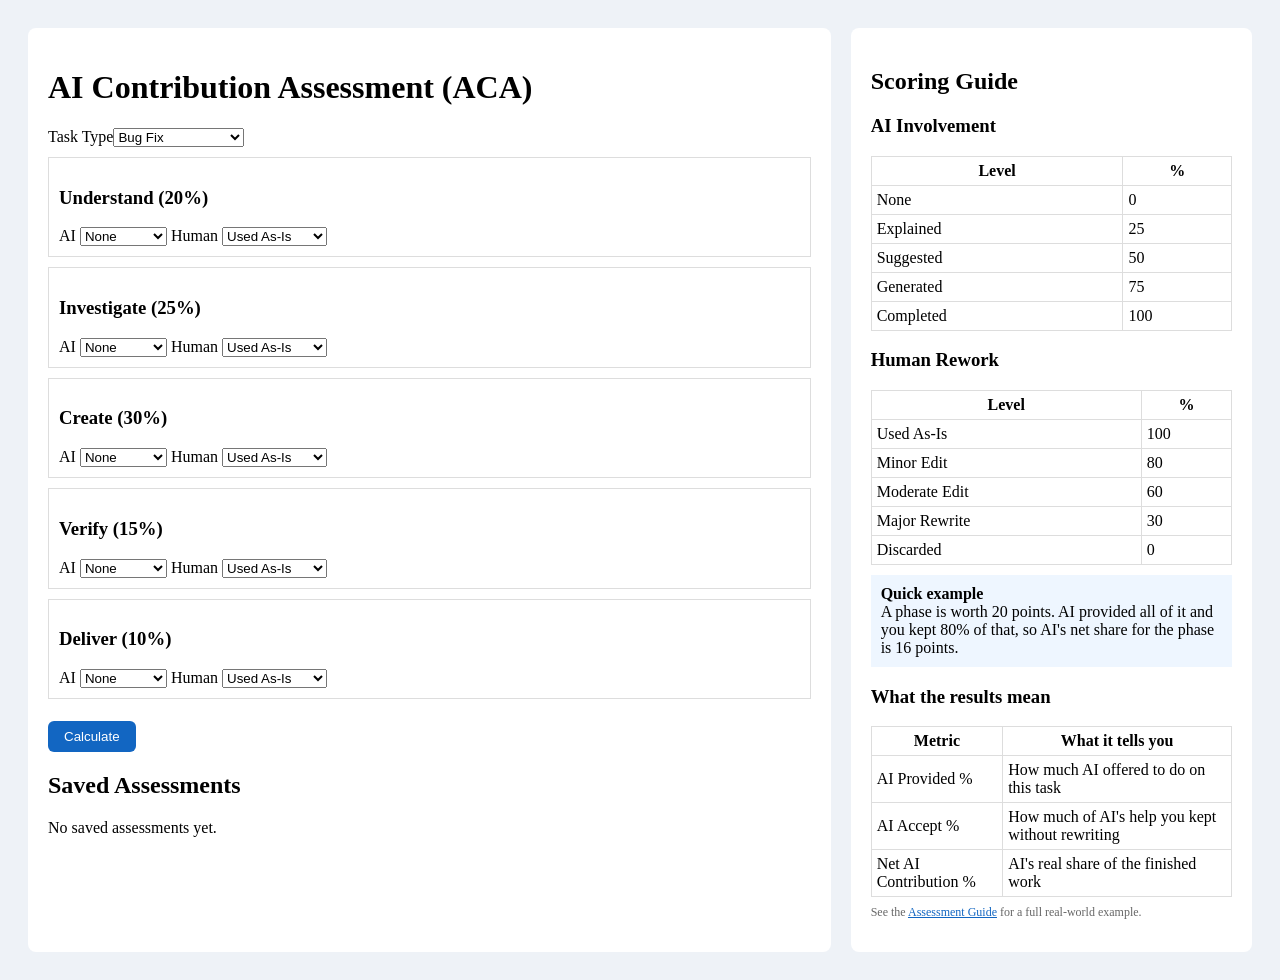
<file: index.html>
<html><head><link rel='stylesheet' href='style.css'></head><body><div class='layout'><div class='left'><h1>AI Contribution Assessment (ACA)</h1><label>Task Type</label><select id='task'></select><div id='phases'></div><button onclick='calculate()'>Calculate</button><div id='result'></div><div id='details'></div><div id='aggregate'></div></div><div class='right'><h2>Scoring Guide</h2><h3>AI Involvement</h3><table><tr><th>Level</th><th>%</th></tr><tr><td>None</td><td>0</td></tr><tr><td>Explained</td><td>25</td></tr><tr><td>Suggested</td><td>50</td></tr><tr><td>Generated</td><td>75</td></tr><tr><td>Completed</td><td>100</td></tr></table><h3>Human Rework</h3><table><tr><th>Level</th><th>%</th></tr><tr><td>Used As-Is</td><td>100</td></tr><tr><td>Minor Edit</td><td>80</td></tr><tr><td>Moderate Edit</td><td>60</td></tr><tr><td>Major Rewrite</td><td>30</td></tr><tr><td>Discarded</td><td>0</td></tr></table><div class='example'><b>Quick example</b><br>A phase is worth 20 points. AI provided all of it and you kept 80% of that, so AI's net share for the phase is 16 points.</div><h3>What the results mean</h3><table><tr><th>Metric</th><th>What it tells you</th></tr><tr><td>AI Provided %</td><td>How much AI offered to do on this task</td></tr><tr><td>AI Accept %</td><td>How much of AI's help you kept without rewriting</td></tr><tr><td>Net AI Contribution %</td><td>AI's real share of the finished work</td></tr></table><p class='note'>See the <a href='Assessment.html' target='_blank'>Assessment Guide</a> for a full real-world example.</p></div></div><script src='config.js'></script><script src='script.js'></script>
</file>
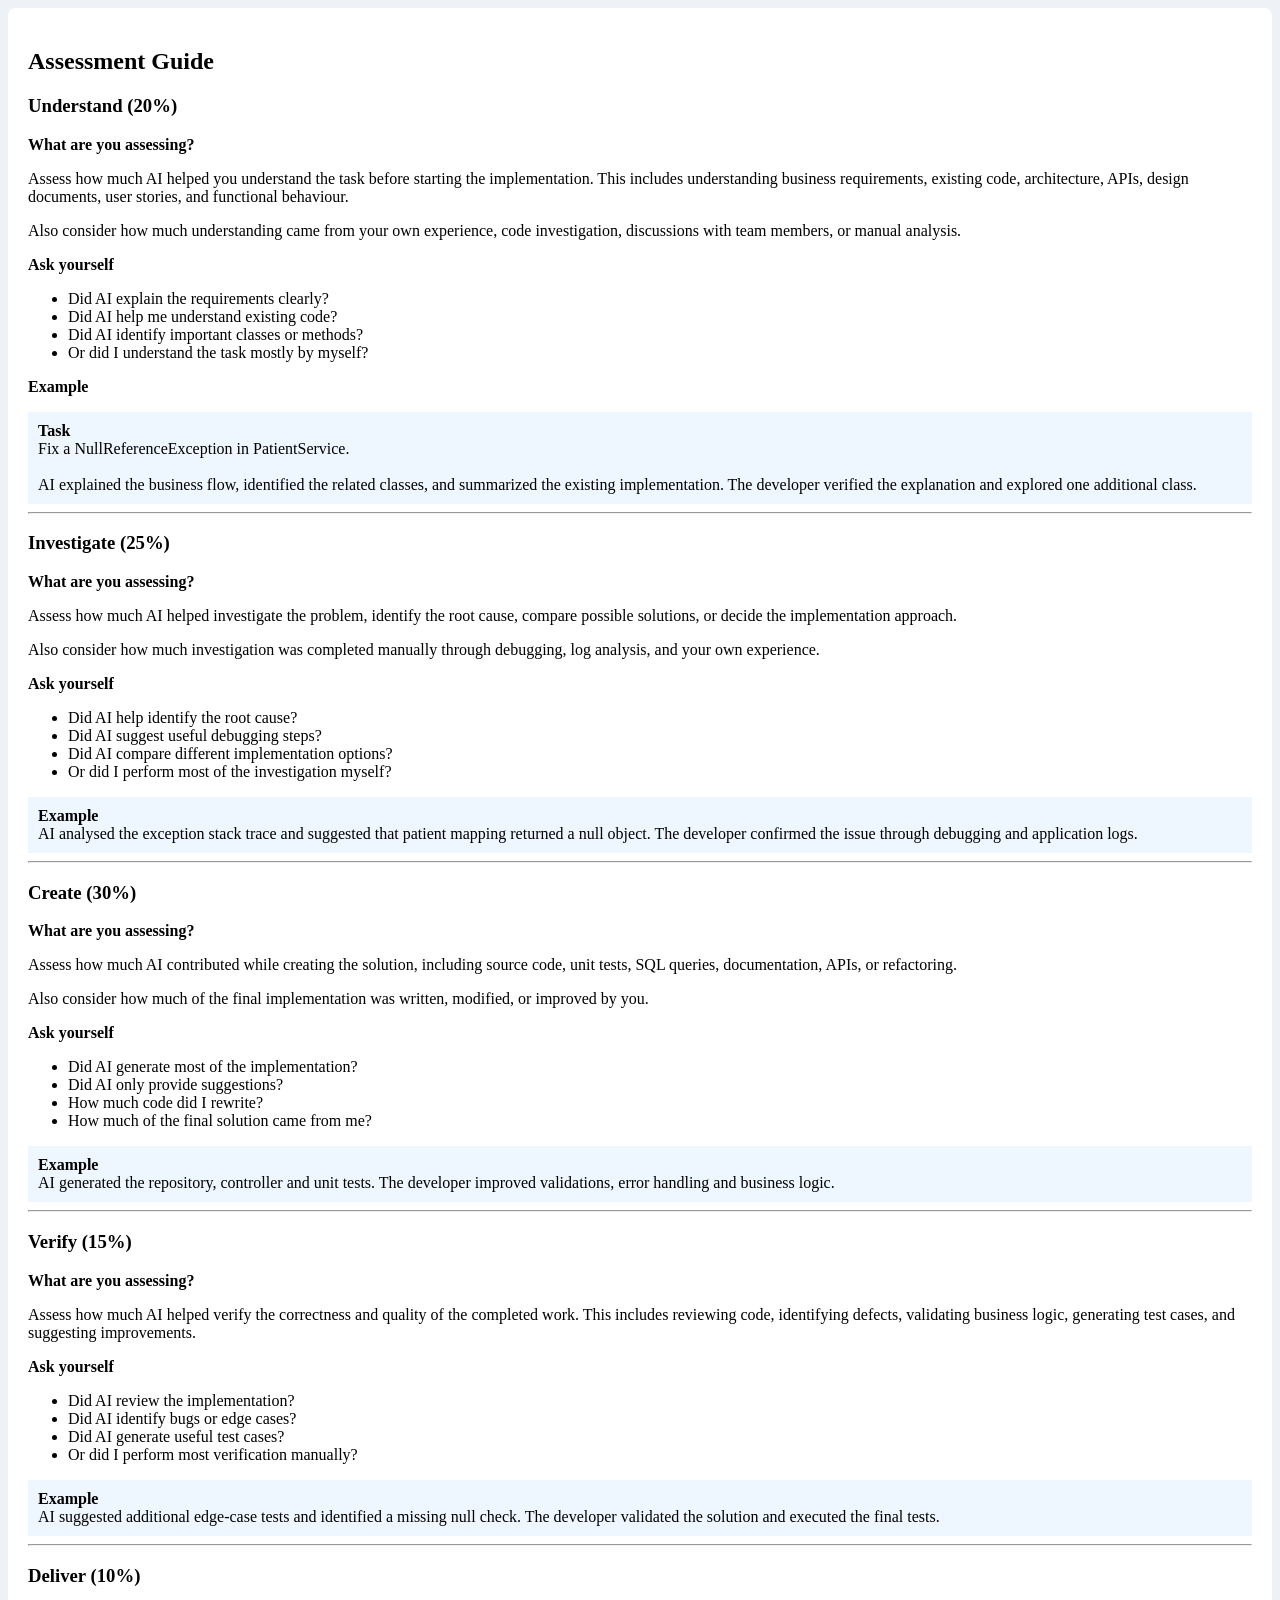
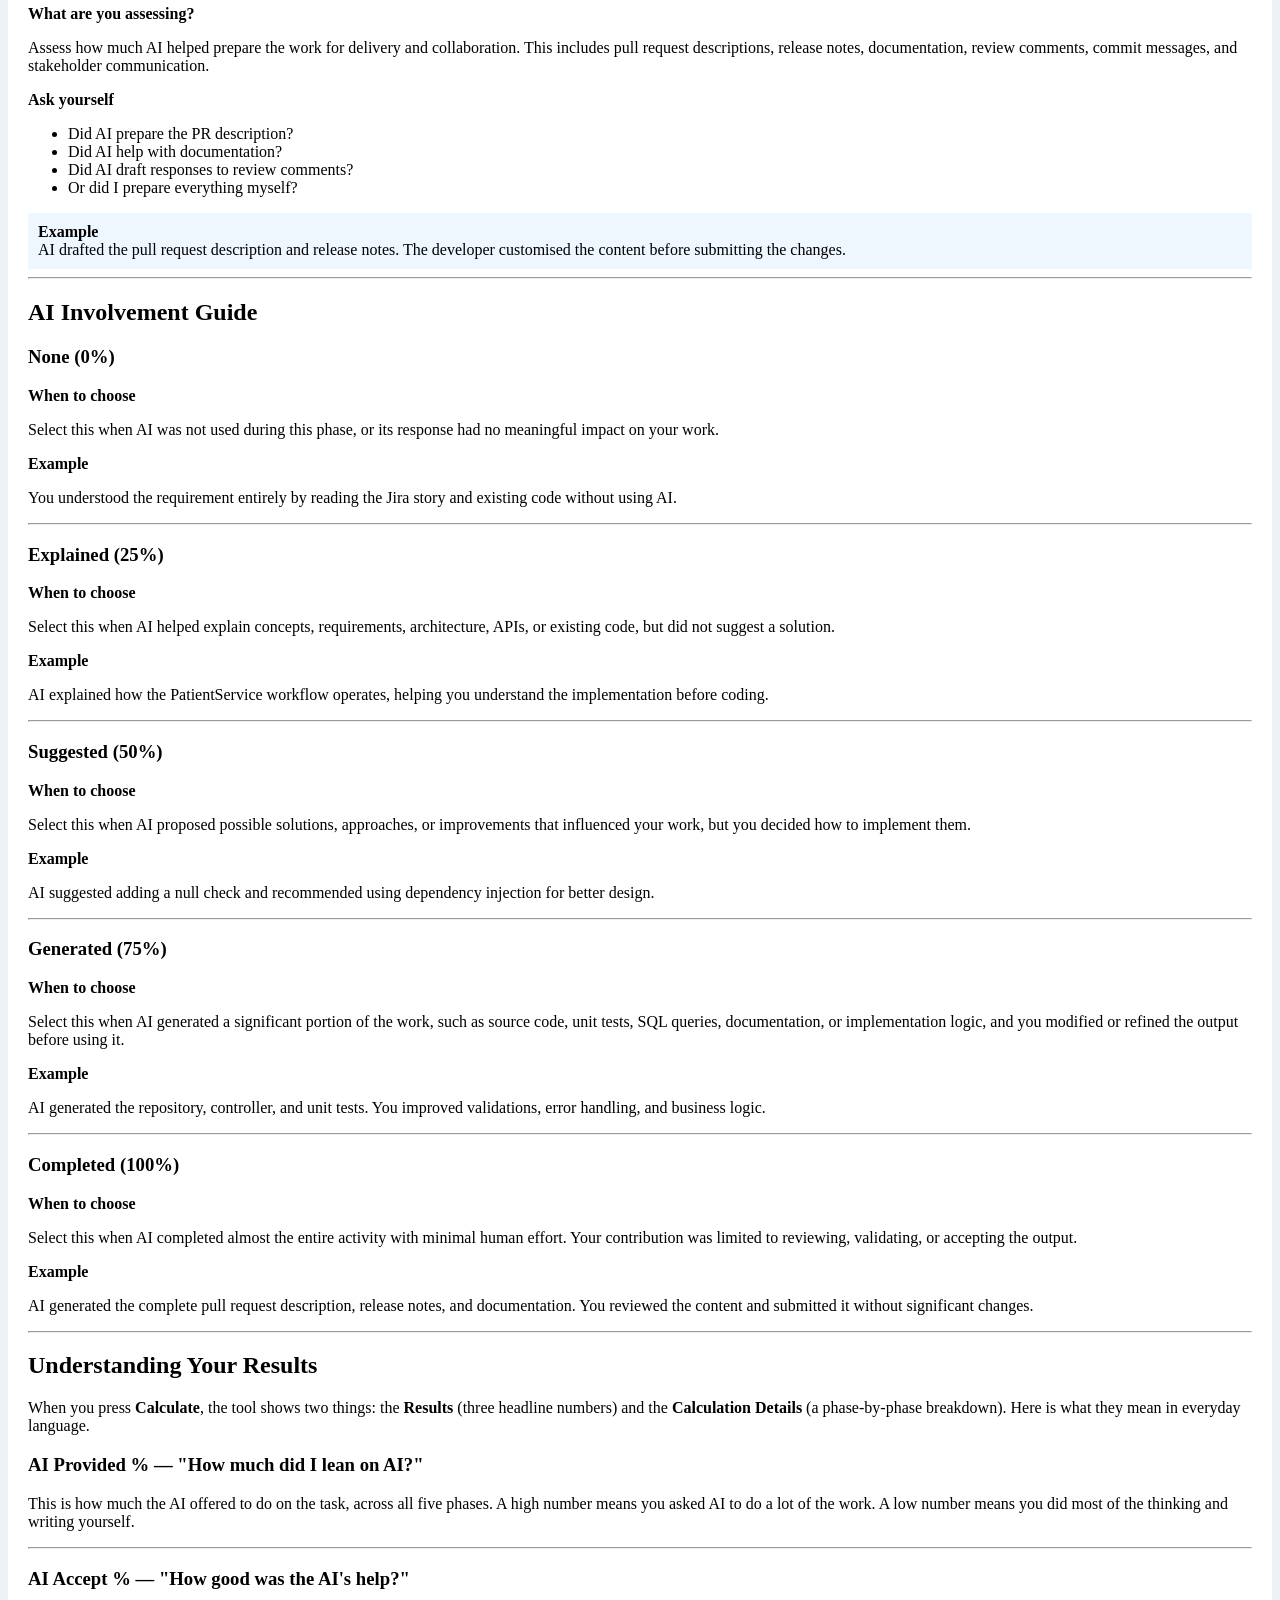
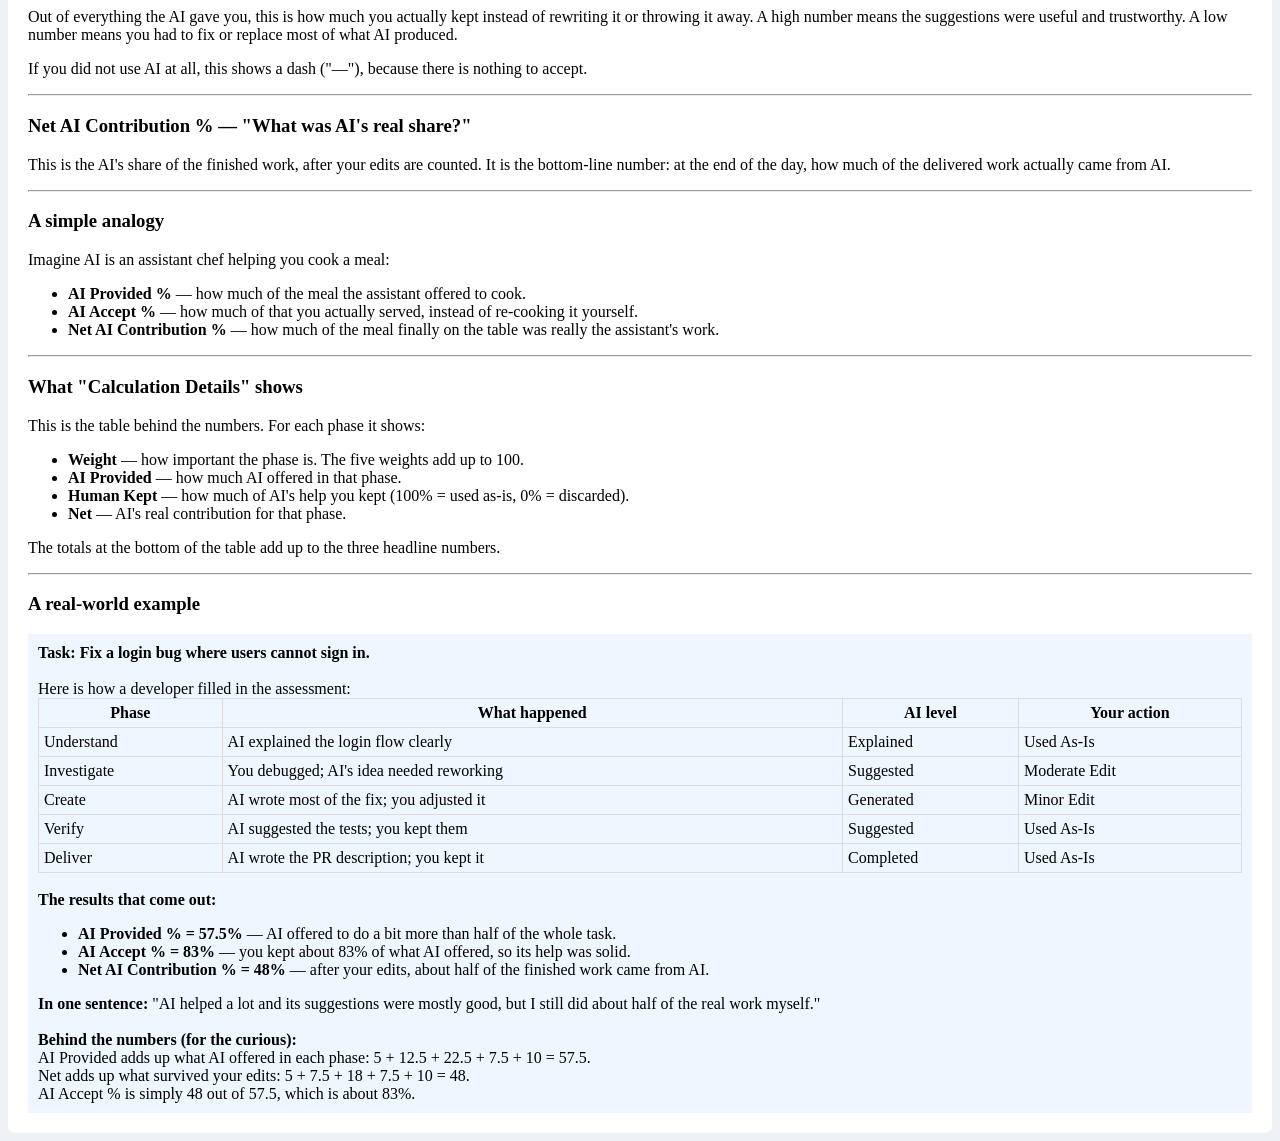
<file: Assessment.html>
<html>

<head>
    <meta charset="UTF-8">
    <title>Assessment Guide</title>
    <link rel="stylesheet" href="style.css">
</head>

<body>

<div class="right">

    <h2>Assessment Guide</h2>

    <div class="guide-section">
        <h3>Understand (20%)</h3>

        <p><strong>What are you assessing?</strong></p>

        <p>
            Assess how much AI helped you understand the task before starting the implementation.
            This includes understanding business requirements, existing code, architecture,
            APIs, design documents, user stories, and functional behaviour.
        </p>

        <p>
            Also consider how much understanding came from your own experience,
            code investigation, discussions with team members, or manual analysis.
        </p>

        <p><strong>Ask yourself</strong></p>

        <ul>
            <li>Did AI explain the requirements clearly?</li>
            <li>Did AI help me understand existing code?</li>
            <li>Did AI identify important classes or methods?</li>
            <li>Or did I understand the task mostly by myself?</li>
        </ul>

        <p><strong>Example</strong></p>

        <div class="example">
            <b>Task</b><br>
            Fix a NullReferenceException in PatientService.<br><br>

            AI explained the business flow, identified the related classes,
            and summarized the existing implementation.
            The developer verified the explanation and explored one additional class.
        </div>

        <hr>

        <h3>Investigate (25%)</h3>

        <p><strong>What are you assessing?</strong></p>

        <p>
            Assess how much AI helped investigate the problem,
            identify the root cause, compare possible solutions,
            or decide the implementation approach.
        </p>

        <p>
            Also consider how much investigation was completed manually
            through debugging, log analysis, and your own experience.
        </p>

        <p><strong>Ask yourself</strong></p>

        <ul>
            <li>Did AI help identify the root cause?</li>
            <li>Did AI suggest useful debugging steps?</li>
            <li>Did AI compare different implementation options?</li>
            <li>Or did I perform most of the investigation myself?</li>
        </ul>

        <div class="example">
            <b>Example</b><br>

            AI analysed the exception stack trace and suggested
            that patient mapping returned a null object.
            The developer confirmed the issue through debugging
            and application logs.
        </div>

        <hr>

        <h3>Create (30%)</h3>

        <p><strong>What are you assessing?</strong></p>

        <p>
            Assess how much AI contributed while creating the solution,
            including source code, unit tests, SQL queries,
            documentation, APIs, or refactoring.
        </p>

        <p>
            Also consider how much of the final implementation
            was written, modified, or improved by you.
        </p>

        <p><strong>Ask yourself</strong></p>

        <ul>
            <li>Did AI generate most of the implementation?</li>
            <li>Did AI only provide suggestions?</li>
            <li>How much code did I rewrite?</li>
            <li>How much of the final solution came from me?</li>
        </ul>

        <div class="example">
            <b>Example</b><br>

            AI generated the repository,
            controller and unit tests.
            The developer improved validations,
            error handling and business logic.
        </div>

        <hr>

        <h3>Verify (15%)</h3>

        <p><strong>What are you assessing?</strong></p>

        <p>
            Assess how much AI helped verify the correctness
            and quality of the completed work.
            This includes reviewing code,
            identifying defects,
            validating business logic,
            generating test cases,
            and suggesting improvements.
        </p>

        <p><strong>Ask yourself</strong></p>

        <ul>
            <li>Did AI review the implementation?</li>
            <li>Did AI identify bugs or edge cases?</li>
            <li>Did AI generate useful test cases?</li>
            <li>Or did I perform most verification manually?</li>
        </ul>

        <div class="example">
            <b>Example</b><br>

            AI suggested additional edge-case tests
            and identified a missing null check.
            The developer validated the solution
            and executed the final tests.
        </div>

        <hr>

        <h3>Deliver (10%)</h3>

        <p><strong>What are you assessing?</strong></p>

        <p>
            Assess how much AI helped prepare the work
            for delivery and collaboration.
            This includes pull request descriptions,
            release notes,
            documentation,
            review comments,
            commit messages,
            and stakeholder communication.
        </p>

        <p><strong>Ask yourself</strong></p>

        <ul>
            <li>Did AI prepare the PR description?</li>
            <li>Did AI help with documentation?</li>
            <li>Did AI draft responses to review comments?</li>
            <li>Or did I prepare everything myself?</li>
        </ul>

        <div class="example">
            <b>Example</b><br>

            AI drafted the pull request description
            and release notes.
            The developer customised the content
            before submitting the changes.
        </div>

    </div>
	
	        <hr>
	
	<h2>AI Involvement Guide</h2>

<div class="guide-card">

    <h3>None (0%)</h3>

    <p><strong>When to choose</strong></p>

    <p>
        Select this when AI was not used during this phase,
        or its response had no meaningful impact on your work.
    </p>

    <p><strong>Example</strong></p>

    <p>
        You understood the requirement entirely by reading the
        Jira story and existing code without using AI.
    </p>

</div>

	        <hr>

<div class="guide-card">

    <h3>Explained (25%)</h3>

    <p><strong>When to choose</strong></p>

    <p>
        Select this when AI helped explain concepts,
        requirements, architecture, APIs, or existing code,
        but did not suggest a solution.
    </p>

    <p><strong>Example</strong></p>

    <p>
        AI explained how the PatientService workflow operates,
        helping you understand the implementation before coding.
    </p>

</div>

<hr>

<div class="guide-card">

    <h3>Suggested (50%)</h3>

    <p><strong>When to choose</strong></p>

    <p>
        Select this when AI proposed possible solutions,
        approaches, or improvements that influenced your work,
        but you decided how to implement them.
    </p>

    <p><strong>Example</strong></p>

    <p>
        AI suggested adding a null check and recommended
        using dependency injection for better design.
    </p>

</div>

<hr>

<div class="guide-card">

    <h3>Generated (75%)</h3>

    <p><strong>When to choose</strong></p>

    <p>
        Select this when AI generated a significant portion of
        the work, such as source code, unit tests, SQL queries,
        documentation, or implementation logic, and you modified
        or refined the output before using it.
    </p>

    <p><strong>Example</strong></p>

    <p>
        AI generated the repository, controller, and unit tests.
        You improved validations, error handling, and business logic.
    </p>

</div>

<hr>

<div class="guide-card">

    <h3>Completed (100%)</h3>

    <p><strong>When to choose</strong></p>

    <p>
        Select this when AI completed almost the entire activity
        with minimal human effort. Your contribution was limited
        to reviewing, validating, or accepting the output.
    </p>

    <p><strong>Example</strong></p>

    <p>
        AI generated the complete pull request description,
        release notes, and documentation. You reviewed the content
        and submitted it without significant changes.
    </p>

</div>

<hr>

<h2>Understanding Your Results</h2>

<p>
    When you press <strong>Calculate</strong>, the tool shows two things:
    the <strong>Results</strong> (three headline numbers) and the
    <strong>Calculation Details</strong> (a phase-by-phase breakdown).
    Here is what they mean in everyday language.
</p>

<div class="guide-card">
    <h3>AI Provided % &mdash; "How much did I lean on AI?"</h3>
    <p>
        This is how much the AI offered to do on the task, across all five phases.
        A high number means you asked AI to do a lot of the work.
        A low number means you did most of the thinking and writing yourself.
    </p>
</div>

<hr>

<div class="guide-card">
    <h3>AI Accept % &mdash; "How good was the AI's help?"</h3>
    <p>
        Out of everything the AI gave you, this is how much you actually kept
        instead of rewriting it or throwing it away.
        A high number means the suggestions were useful and trustworthy.
        A low number means you had to fix or replace most of what AI produced.
    </p>
    <p>
        If you did not use AI at all, this shows a dash ("&mdash;"),
        because there is nothing to accept.
    </p>
</div>

<hr>

<div class="guide-card">
    <h3>Net AI Contribution % &mdash; "What was AI's real share?"</h3>
    <p>
        This is the AI's share of the finished work, after your edits are counted.
        It is the bottom-line number: at the end of the day,
        how much of the delivered work actually came from AI.
    </p>
</div>

<hr>

<h3>A simple analogy</h3>

<p>Imagine AI is an assistant chef helping you cook a meal:</p>

<ul>
    <li><strong>AI Provided %</strong> &mdash; how much of the meal the assistant offered to cook.</li>
    <li><strong>AI Accept %</strong> &mdash; how much of that you actually served, instead of re-cooking it yourself.</li>
    <li><strong>Net AI Contribution %</strong> &mdash; how much of the meal finally on the table was really the assistant's work.</li>
</ul>

<hr>

<h3>What "Calculation Details" shows</h3>

<p>This is the table behind the numbers. For each phase it shows:</p>

<ul>
    <li><strong>Weight</strong> &mdash; how important the phase is. The five weights add up to 100.</li>
    <li><strong>AI Provided</strong> &mdash; how much AI offered in that phase.</li>
    <li><strong>Human Kept</strong> &mdash; how much of AI's help you kept (100% = used as-is, 0% = discarded).</li>
    <li><strong>Net</strong> &mdash; AI's real contribution for that phase.</li>
</ul>

<p>The totals at the bottom of the table add up to the three headline numbers.</p>

<hr>

<h3>A real-world example</h3>

<div class="example">
    <b>Task: Fix a login bug where users cannot sign in.</b>
    <br><br>
    Here is how a developer filled in the assessment:

    <table>
        <tr><th>Phase</th><th>What happened</th><th>AI level</th><th>Your action</th></tr>
        <tr><td>Understand</td><td>AI explained the login flow clearly</td><td>Explained</td><td>Used As-Is</td></tr>
        <tr><td>Investigate</td><td>You debugged; AI's idea needed reworking</td><td>Suggested</td><td>Moderate Edit</td></tr>
        <tr><td>Create</td><td>AI wrote most of the fix; you adjusted it</td><td>Generated</td><td>Minor Edit</td></tr>
        <tr><td>Verify</td><td>AI suggested the tests; you kept them</td><td>Suggested</td><td>Used As-Is</td></tr>
        <tr><td>Deliver</td><td>AI wrote the PR description; you kept it</td><td>Completed</td><td>Used As-Is</td></tr>
    </table>

    <br>
    <b>The results that come out:</b>
    <ul>
        <li><strong>AI Provided % = 57.5%</strong> &mdash; AI offered to do a bit more than half of the whole task.</li>
        <li><strong>AI Accept % = 83%</strong> &mdash; you kept about 83% of what AI offered, so its help was solid.</li>
        <li><strong>Net AI Contribution % = 48%</strong> &mdash; after your edits, about half of the finished work came from AI.</li>
    </ul>

    <b>In one sentence:</b>
    "AI helped a lot and its suggestions were mostly good, but I still did about half of the real work myself."

    <br><br>
    <b>Behind the numbers (for the curious):</b>
    <br>
    AI Provided adds up what AI offered in each phase: 5 + 12.5 + 22.5 + 7.5 + 10 = 57.5.
    <br>
    Net adds up what survived your edits: 5 + 7.5 + 18 + 7.5 + 10 = 48.
    <br>
    AI Accept % is simply 48 out of 57.5, which is about 83%.
</div>

</div>

</body>

</html>
</file>
<file: style.css>
body{font-family:Segoe UI;background:#eef2f7}.layout{display:grid;grid-template-columns:2fr 1fr;gap:20px;padding:20px}.left,.right{background:#fff;padding:20px;border-radius:8px}.phase{border:1px solid #ddd;margin:10px 0;padding:10px}table{width:100%;border-collapse:collapse}td,th{border:1px solid #ddd;padding:5px}.example{margin-top:10px;background:#eef6ff;padding:10px}.metrics{display:flex;gap:12px;flex-wrap:wrap;margin:12px 0}.metric{flex:1;min-width:140px;background:#f5f9ff;border:1px solid #d6e4f5;border-radius:8px;padding:12px;text-align:center}.metric-val{font-size:26px;font-weight:700;color:#1266c2}.metric-lbl{font-weight:600;margin-top:4px}.metric-help{font-size:12px;color:#666;margin-top:4px}button{margin-top:12px;padding:8px 16px;background:#1266c2;color:#fff;border:none;border-radius:6px;cursor:pointer}button:hover{background:#0d4f99}.note{font-size:12px;color:#666;margin-top:8px}.note a{color:#1266c2}
</file>
